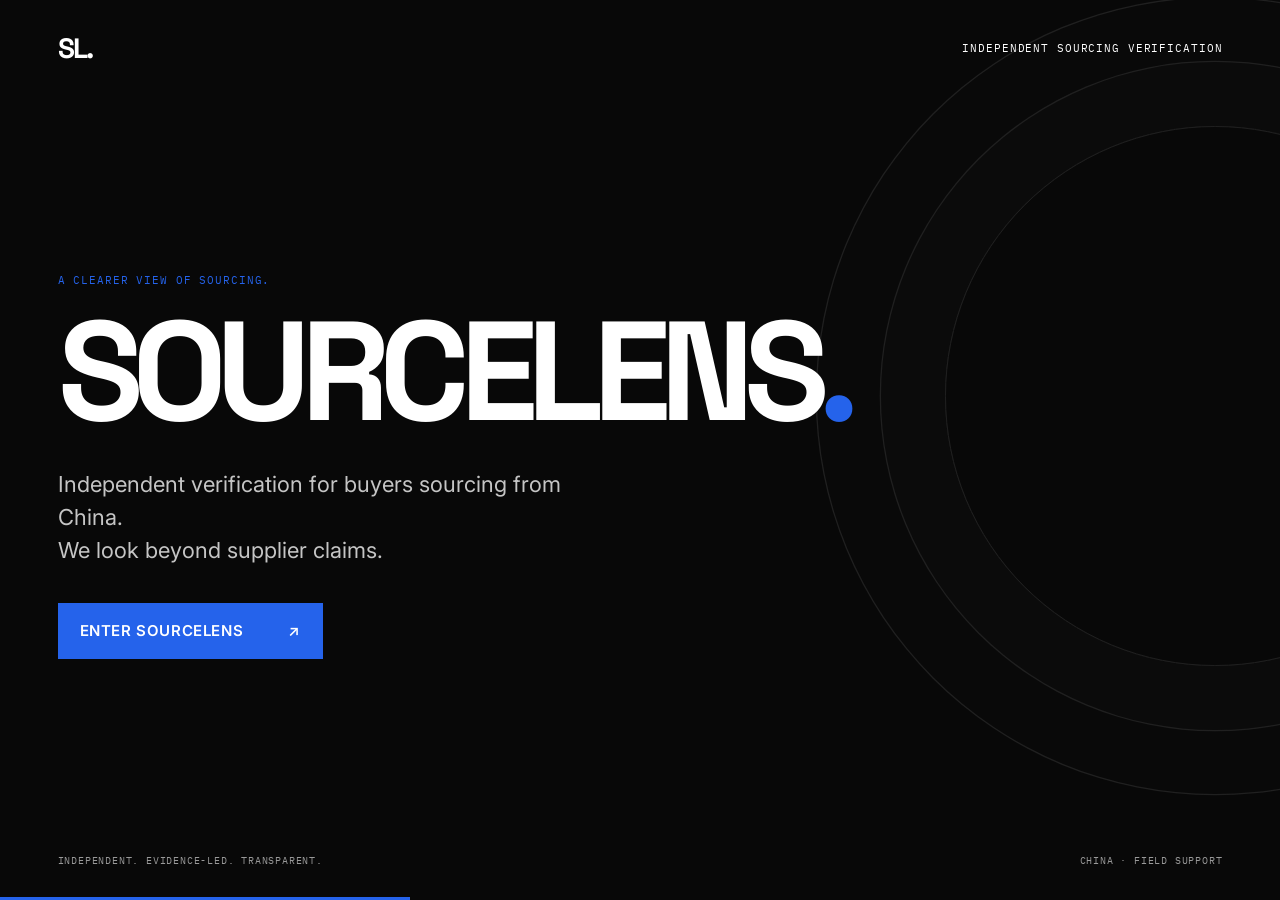
<file: 22222/index.html>
<!doctype html>
<html lang="en">
<head>
  <meta charset="UTF-8" />
  <meta name="viewport" content="width=device-width, initial-scale=1" />
  <meta name="description" content="Independent, evidence-led sourcing verification for international buyers sourcing from China." />
  <title>SourceLens — A clearer view of sourcing</title>
  <link rel="preconnect" href="https://fonts.googleapis.com">
  <link rel="preconnect" href="https://fonts.gstatic.com" crossorigin>
  <link href="https://fonts.googleapis.com/css2?family=Space+Grotesk:wght@400;500;600;700&family=Inter:wght@400;500;600;700&family=IBM+Plex+Mono:wght@400;500;600&display=swap" rel="stylesheet">
  <link rel="stylesheet" href="styles.css" />
</head>
<body>
  <div id="intro" class="intro-screen" aria-label="SourceLens welcome">
    <div class="intro-top"><span class="brand-mark">SL<span>.</span></span><span class="mono">INDEPENDENT SOURCING VERIFICATION</span></div>
    <div class="intro-main">
      <p class="mono blue-text">A CLEARER VIEW OF SOURCING.</p>
      <h1>SOURCELENS<span class="blue-text">.</span></h1>
      <p class="intro-copy">Independent verification for buyers sourcing from China.<br>We look beyond supplier claims.</p>
      <button class="enter-button" id="enter-site">ENTER SOURCELENS <span>↗</span></button>
    </div>
    <div class="intro-bottom"><span>INDEPENDENT. EVIDENCE-LED. TRANSPARENT.</span><span>CHINA · FIELD SUPPORT</span></div>
    <div class="intro-line"></div>
  </div>

  <div id="site" class="site-shell hidden">
    <header class="site-header">
      <a class="wordmark" href="#home" aria-label="SourceLens home">SOURCELENS<span>.</span></a>
      <button class="menu-toggle" id="menu-toggle" aria-label="Toggle navigation">☰</button>
      <nav id="main-nav" aria-label="Main navigation">
        <a href="#services">Services</a><a href="#process">Process</a><a href="#evidence">Evidence</a><a href="#cases">Case Files</a><a href="#about">About</a>
      </nav>
      <a class="header-cta" href="#start">Start a Check <span>↗</span></a>
    </header>
    <main id="page-content" tabindex="-1"></main>
    <footer class="site-footer">
      <div class="footer-brand"><a class="wordmark" href="#home">SOURCELENS<span>.</span></a><p>A clearer view of sourcing.</p></div>
      <div class="footer-links"><a href="#services">Services</a><a href="#process">Process</a><a href="#evidence">Evidence</a><a href="#cases">Case Files</a><a href="#about">About</a><a href="#start">Start a Check</a></div>
      <div class="footer-bottom"><span>INDEPENDENT · EVIDENCE-LED · TRANSPARENT</span><span>© SOURCELENS</span></div>
    </footer>
  </div>
  <script src="script.js"></script>
</body>
</html>
</file>
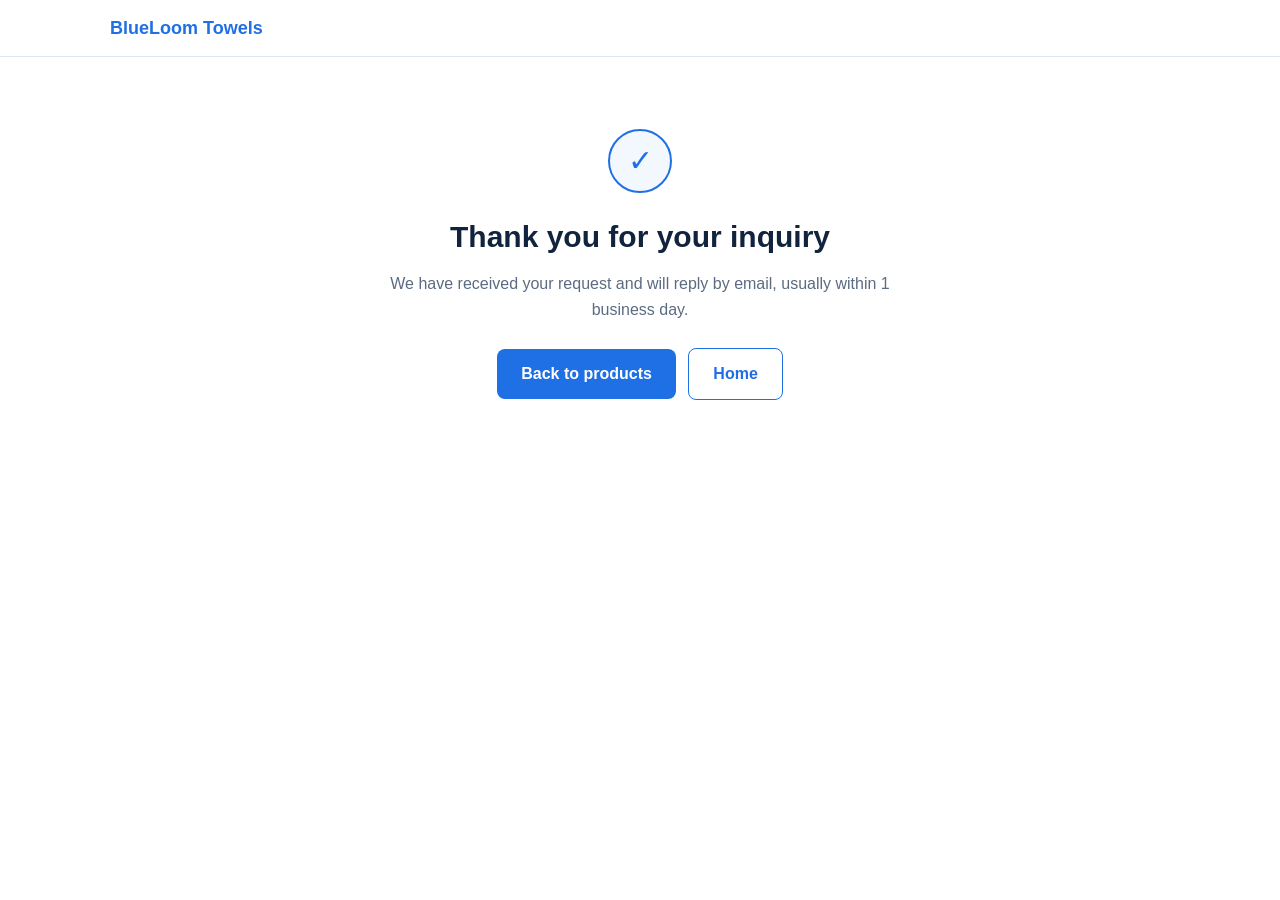
<file: inquiry-success.html>
<!DOCTYPE html>
<html lang="en">
<head>
<meta charset="utf-8">
<meta name="viewport" content="width=device-width, initial-scale=1">
<meta name="robots" content="noindex">
<title>Thank you | BlueLoom Towels</title>
<style>
:root{--bg:#ffffff;--surface:#f3f8ff;--line:#dbe7f7;--text:#12233d;--muted:#5b6b82;--blue:#1f6fe5;--blue-dark:#154fb0;--on-blue:#ffffff}
@media (prefers-color-scheme: dark){:root{--bg:#0e1726;--surface:#15213a;--line:#25365a;--text:#e8efff;--muted:#9db0cf;--blue:#4b8dff;--blue-dark:#7aa9ff;--on-blue:#0b1426}}
*{box-sizing:border-box}
body{margin:0;background:var(--bg);color:var(--text);font-family:"Inter","Helvetica Neue",Arial,sans-serif;line-height:1.6}
header{border-bottom:1px solid var(--line)}
.nav{max-width:1100px;margin:0 auto;padding:0 20px;height:56px;display:flex;align-items:center}
.logo{font-weight:700;font-size:18px;color:var(--blue);text-decoration:none}
main{max-width:560px;margin:0 auto;padding:72px 20px;text-align:center}
.ok{width:64px;height:64px;border-radius:50%;background:var(--surface);border:2px solid var(--blue);color:var(--blue);font-size:30px;display:flex;align-items:center;justify-content:center;margin:0 auto 20px}
h1{margin:0 0 10px;font-size:30px}
p{color:var(--muted);margin:0 0 26px}
.btn{display:inline-block;background:var(--blue);color:var(--on-blue);padding:12px 24px;border-radius:8px;font-weight:600;text-decoration:none;margin:0 4px 8px}
.btn:hover{background:var(--blue-dark)}
.btn.ghost{background:transparent;color:var(--blue);border:1.5px solid var(--blue)}
</style>
</head>
<body>
<header><div class="nav"><a class="logo" href="index.html">BlueLoom Towels</a></div></header>
<main>
  <div class="ok">✓</div>
  <h1>Thank you for your inquiry</h1>
  <p>We have received your request and will reply by email, usually within 1 business day.</p>
  <a class="btn" href="index.html#products">Back to products</a>
  <a class="btn ghost" href="index.html">Home</a>
</main>
</body>
</html>
</file>
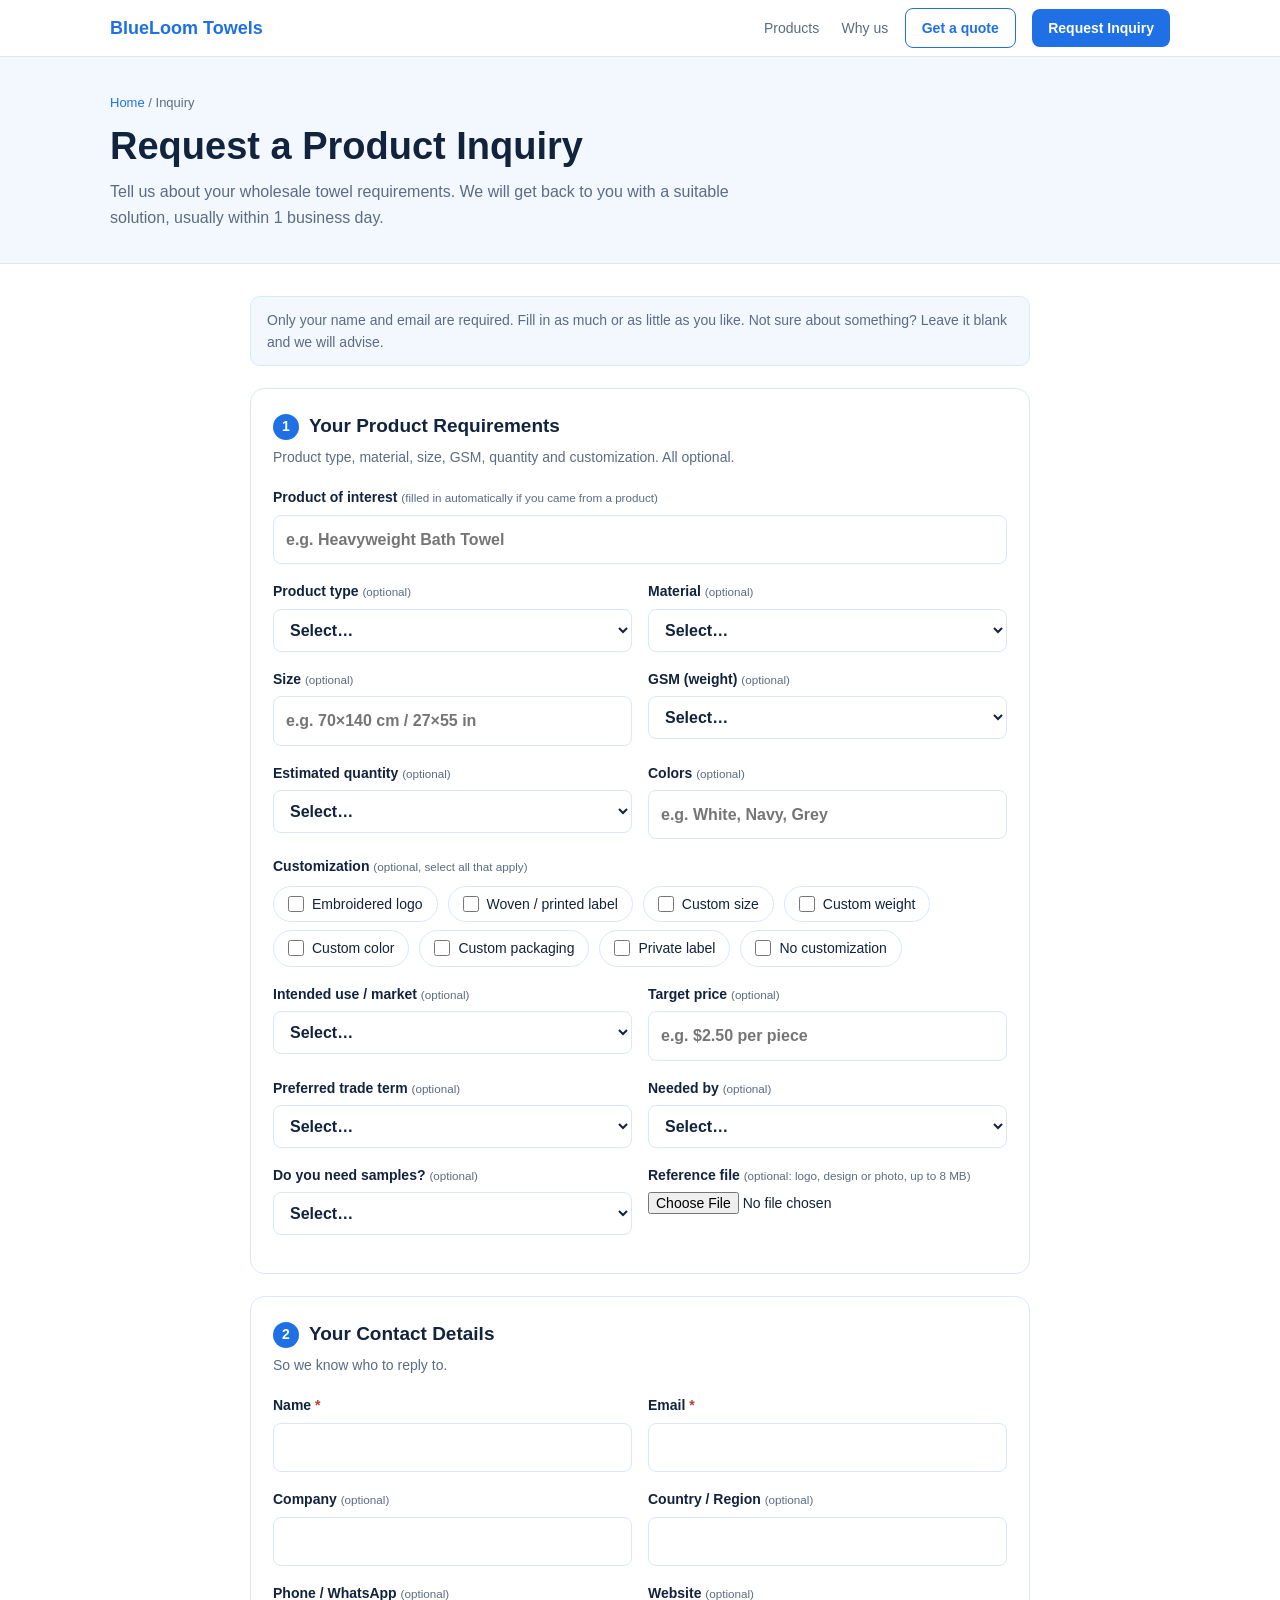
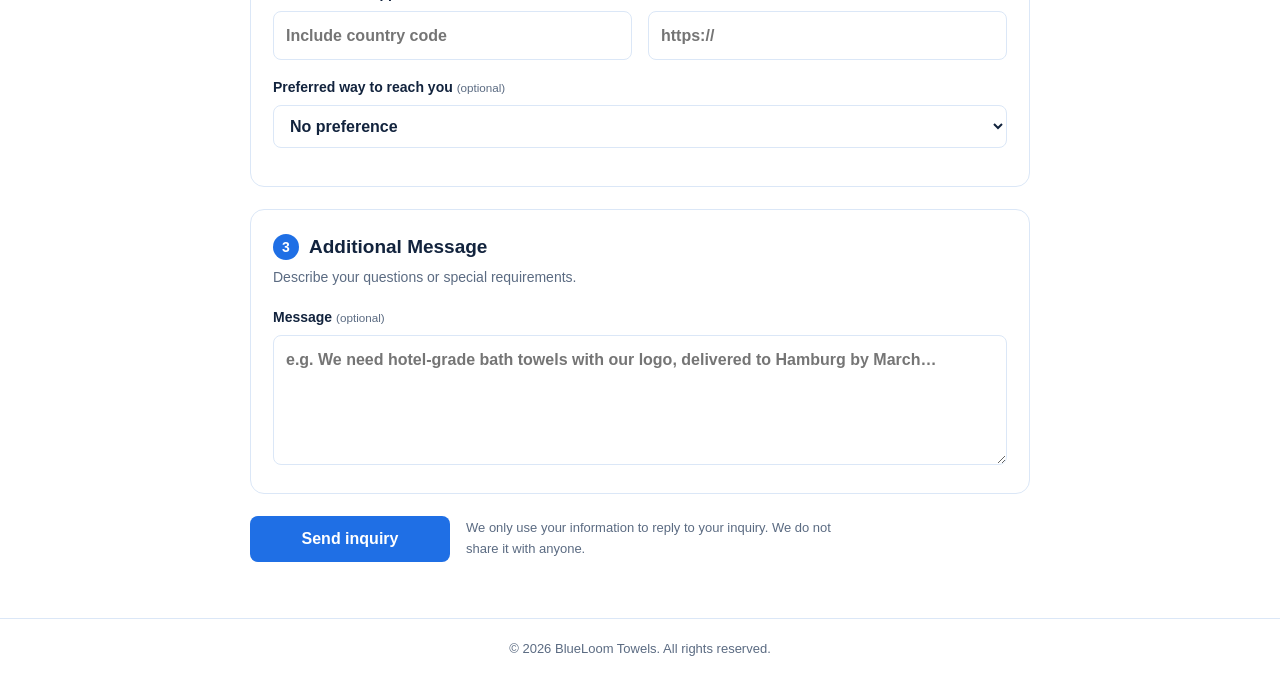
<file: inquiry.html>
<!DOCTYPE html>
<html lang="en">
<head>
<meta charset="utf-8">
<meta name="viewport" content="width=device-width, initial-scale=1">
<title>Request a Product Inquiry | BlueLoom Towels</title>
<meta name="description" content="Tell us about your wholesale towel requirements. We will get back to you with a suitable solution.">
<style>
:root{
  --bg:#ffffff; --surface:#f3f8ff; --line:#dbe7f7;
  --text:#12233d; --muted:#5b6b82;
  --blue:#1f6fe5; --blue-dark:#154fb0; --on-blue:#ffffff; --danger:#c0392b;
}
@media (prefers-color-scheme: dark){
  :root{
    --bg:#0e1726; --surface:#15213a; --line:#25365a;
    --text:#e8efff; --muted:#9db0cf;
    --blue:#4b8dff; --blue-dark:#7aa9ff; --on-blue:#0b1426; --danger:#ff8a7a;
  }
}
*{box-sizing:border-box}
body{margin:0;background:var(--bg);color:var(--text);
  font-family:"Inter","Helvetica Neue",Arial,sans-serif;line-height:1.6}
a{color:inherit;text-decoration:none}
.wrap{max-width:1100px;margin:0 auto;padding:0 20px}

header{position:sticky;top:0;z-index:20;background:var(--bg);border-bottom:1px solid var(--line)}
.nav{display:flex;align-items:center;justify-content:space-between;height:56px}
.logo{font-weight:700;font-size:18px;color:var(--blue)}
.nav a.link{margin-left:18px;font-size:14px;color:var(--muted)}
.btn{display:inline-block;background:var(--blue);color:var(--on-blue);padding:11px 22px;border-radius:8px;font-weight:600;border:0;cursor:pointer;font-size:15px;text-align:center}
.btn:hover{background:var(--blue-dark)}
.btn.ghost{background:transparent;color:var(--blue);border:1.5px solid var(--blue)}
.nav-btn{margin-left:12px;padding:8px 16px;font-size:14px}

.head{background:var(--surface);border-bottom:1px solid var(--line)}
.head .wrap{padding-top:36px;padding-bottom:32px}
.head h1{font-size:clamp(26px,5vw,38px);line-height:1.2;margin:0 0 10px}
.head p{margin:0;color:var(--muted);max-width:40em}
.crumb{font-size:13px;color:var(--muted);margin-bottom:10px}
.crumb a{color:var(--blue)}

main .wrap{max-width:820px;padding-top:32px;padding-bottom:56px}
.note{background:var(--surface);border:1px solid var(--line);border-radius:10px;padding:12px 16px;font-size:14px;color:var(--muted);margin-bottom:22px}
.panel{border:1px solid var(--line);border-radius:14px;padding:22px;margin-bottom:22px}
.panel h2{font-size:19px;margin:0 0 4px;display:flex;align-items:center;gap:10px}
.panel h2 span{background:var(--blue);color:var(--on-blue);width:26px;height:26px;border-radius:50%;font-size:14px;display:inline-flex;align-items:center;justify-content:center}
.panel .hint{margin:0 0 18px;color:var(--muted);font-size:14px}
.row{display:grid;gap:16px;grid-template-columns:1fr 1fr;margin-bottom:16px}
.row.one{grid-template-columns:1fr}
label.f{display:block;font-size:14px;font-weight:600}
label.f small{font-weight:400;color:var(--muted)}
.req{color:var(--danger)}
input[type=text],input[type=email],input[type=tel],input[type=url],select,textarea{
  width:100%;margin-top:6px;padding:11px 12px;font:inherit;font-size:16px;color:var(--text);
  background:var(--bg);border:1px solid var(--line);border-radius:8px}
input:focus,select:focus,textarea:focus{outline:2px solid var(--blue);outline-offset:0;border-color:var(--blue)}
textarea{min-height:130px;resize:vertical}
input[type=file]{margin-top:6px;font-size:14px;max-width:100%}
fieldset{border:0;padding:0;margin:0 0 16px}
legend{font-size:14px;font-weight:600;padding:0;margin-bottom:8px}
.checks{display:flex;flex-wrap:wrap;gap:8px 10px}
.checks label{display:flex;align-items:center;gap:8px;border:1px solid var(--line);border-radius:999px;padding:6px 14px;font-size:14px;cursor:pointer}
.checks input{accent-color:var(--blue);width:16px;height:16px;margin:0}
.submit{display:flex;align-items:center;gap:16px;flex-wrap:wrap}
.submit .btn{min-width:200px;padding:14px 26px;font-size:16px}
.submit p{margin:0;font-size:13px;color:var(--muted);max-width:30em}
footer{padding:20px 0;text-align:center;color:var(--muted);font-size:13px;border-top:1px solid var(--line)}

@media(max-width:720px){
  .nav a.link,.nav .hide-sm{display:none}
  .row{grid-template-columns:1fr}
  .panel{padding:18px}
}
</style>
</head>
<body>

<header>
  <div class="wrap nav">
    <a class="logo" href="index.html">BlueLoom Towels</a>
    <nav>
      <a class="link" href="index.html#products">Products</a>
      <a class="link" href="index.html#why">Why us</a>
      <a class="btn ghost nav-btn hide-sm" href="index.html#contact">Get a quote</a>
      <a class="btn nav-btn" href="inquiry.html">Request Inquiry</a>
    </nav>
  </div>
</header>

<div class="head">
  <div class="wrap">
    <div class="crumb"><a href="index.html">Home</a> / Inquiry</div>
    <h1>Request a Product Inquiry</h1>
    <p>Tell us about your wholesale towel requirements. We will get back to you with a suitable solution, usually within 1 business day.</p>
  </div>
</div>

<main>
  <div class="wrap">
    <div class="note">Only your name and email are required. Fill in as much or as little as you like. Not sure about something? Leave it blank and we will advise.</div>

    <form name="inquiry" method="POST" action="/inquiry-success.html" enctype="multipart/form-data"
          data-netlify="true" netlify-honeypot="bot-field" id="inquiryForm">
      <input type="hidden" name="form-name" value="inquiry">
      <input type="hidden" name="subject" value="New wholesale inquiry from BlueLoom Towels website">
      <p hidden><label>Do not fill this out: <input name="bot-field"></label></p>

      <!-- 1. Product requirements -->
      <div class="panel">
        <h2><span>1</span> Your Product Requirements</h2>
        <p class="hint">Product type, material, size, GSM, quantity and customization. All optional.</p>

        <div class="row one">
          <label class="f">Product of interest <small>(filled in automatically if you came from a product)</small>
            <input type="text" name="product_of_interest" id="productField" placeholder="e.g. Heavyweight Bath Towel">
          </label>
        </div>

        <div class="row">
          <label class="f">Product type <small>(optional)</small>
            <select name="product_type">
              <option value="">Select…</option>
              <option>Bath Towels</option>
              <option>Hand Towels</option>
              <option>Face Towels</option>
              <option>Washcloths</option>
              <option>Beach Towels</option>
              <option>Salon Towels</option>
              <option>Kitchen Towels</option>
              <option>Mixed / Multiple types</option>
              <option>Other</option>
            </select>
          </label>
          <label class="f">Material <small>(optional)</small>
            <select name="material">
              <option value="">Select…</option>
              <option>100% Cotton</option>
              <option>Combed Cotton</option>
              <option>Egyptian / Turkish Cotton</option>
              <option>Bamboo Fiber</option>
              <option>Microfiber</option>
              <option>Cotton-Polyester Blend</option>
              <option>Not sure, please advise</option>
            </select>
          </label>
        </div>

        <div class="row">
          <label class="f">Size <small>(optional)</small>
            <input type="text" name="size" placeholder="e.g. 70×140 cm / 27×55 in">
          </label>
          <label class="f">GSM (weight) <small>(optional)</small>
            <select name="gsm">
              <option value="">Select…</option>
              <option>Under 300 GSM</option>
              <option>300–400 GSM</option>
              <option>400–500 GSM</option>
              <option>500–600 GSM</option>
              <option>600+ GSM</option>
              <option>Not sure, please advise</option>
            </select>
          </label>
        </div>

        <div class="row">
          <label class="f">Estimated quantity <small>(optional)</small>
            <select name="quantity">
              <option value="">Select…</option>
              <option>100–500 pieces</option>
              <option>500–1,000 pieces</option>
              <option>1,000–5,000 pieces</option>
              <option>5,000–20,000 pieces</option>
              <option>20,000+ pieces</option>
              <option>Trial order / samples first</option>
            </select>
          </label>
          <label class="f">Colors <small>(optional)</small>
            <input type="text" name="colors" placeholder="e.g. White, Navy, Grey">
          </label>
        </div>

        <fieldset>
          <legend>Customization <small style="font-weight:400;color:var(--muted)">(optional, select all that apply)</small></legend>
          <div class="checks">
            <label><input type="checkbox" name="customization" value="Embroidered logo"> Embroidered logo</label>
            <label><input type="checkbox" name="customization" value="Woven / printed label"> Woven / printed label</label>
            <label><input type="checkbox" name="customization" value="Custom size"> Custom size</label>
            <label><input type="checkbox" name="customization" value="Custom weight"> Custom weight</label>
            <label><input type="checkbox" name="customization" value="Custom color"> Custom color</label>
            <label><input type="checkbox" name="customization" value="Custom packaging"> Custom packaging</label>
            <label><input type="checkbox" name="customization" value="Private label"> Private label</label>
            <label><input type="checkbox" name="customization" value="Standard product, no customization"> No customization</label>
          </div>
        </fieldset>

        <div class="row">
          <label class="f">Intended use / market <small>(optional)</small>
            <select name="intended_use">
              <option value="">Select…</option>
              <option>Hotel / Hospitality</option>
              <option>Salon / Spa</option>
              <option>Gym / Sports</option>
              <option>Retail store</option>
              <option>E-commerce / Amazon seller</option>
              <option>Distributor / Wholesaler</option>
              <option>Promotional / Gifts</option>
              <option>Other</option>
            </select>
          </label>
          <label class="f">Target price <small>(optional)</small>
            <input type="text" name="target_price" placeholder="e.g. $2.50 per piece">
          </label>
        </div>

        <div class="row">
          <label class="f">Preferred trade term <small>(optional)</small>
            <select name="trade_term">
              <option value="">Select…</option>
              <option>FOB</option>
              <option>CIF</option>
              <option>EXW</option>
              <option>DDP (door to door)</option>
              <option>Not sure, please advise</option>
            </select>
          </label>
          <label class="f">Needed by <small>(optional)</small>
            <select name="delivery_time">
              <option value="">Select…</option>
              <option>As soon as possible</option>
              <option>Within 1 month</option>
              <option>1–3 months</option>
              <option>Flexible</option>
            </select>
          </label>
        </div>

        <div class="row">
          <label class="f">Do you need samples? <small>(optional)</small>
            <select name="samples">
              <option value="">Select…</option>
              <option>Yes, please send samples</option>
              <option>Not yet, quote first</option>
              <option>No</option>
            </select>
          </label>
          <label class="f">Reference file <small>(optional: logo, design or photo, up to 8 MB)</small>
            <input type="file" name="reference_file" accept="image/*,.pdf,.ai,.eps,.zip">
          </label>
        </div>
      </div>

      <!-- 2. Contact details -->
      <div class="panel">
        <h2><span>2</span> Your Contact Details</h2>
        <p class="hint">So we know who to reply to.</p>

        <div class="row">
          <label class="f">Name <span class="req">*</span>
            <input type="text" name="name" required autocomplete="name">
          </label>
          <label class="f">Email <span class="req">*</span>
            <input type="email" name="email" required autocomplete="email">
          </label>
        </div>
        <div class="row">
          <label class="f">Company <small>(optional)</small>
            <input type="text" name="company" autocomplete="organization">
          </label>
          <label class="f">Country / Region <small>(optional)</small>
            <input type="text" name="country" autocomplete="country-name">
          </label>
        </div>
        <div class="row">
          <label class="f">Phone / WhatsApp <small>(optional)</small>
            <input type="tel" name="phone" autocomplete="tel" placeholder="Include country code">
          </label>
          <label class="f">Website <small>(optional)</small>
            <input type="url" name="website" placeholder="https://">
          </label>
        </div>
        <div class="row one">
          <label class="f">Preferred way to reach you <small>(optional)</small>
            <select name="preferred_contact">
              <option value="">No preference</option>
              <option>Email</option>
              <option>WhatsApp</option>
              <option>Phone call</option>
            </select>
          </label>
        </div>
      </div>

      <!-- 3. Message -->
      <div class="panel">
        <h2><span>3</span> Additional Message</h2>
        <p class="hint">Describe your questions or special requirements.</p>
        <label class="f" style="display:block">Message <small>(optional)</small>
          <textarea name="message" placeholder="e.g. We need hotel-grade bath towels with our logo, delivered to Hamburg by March…"></textarea>
        </label>
      </div>

      <div class="submit">
        <button class="btn" type="submit" id="sendBtn">Send inquiry</button>
        <p>We only use your information to reply to your inquiry. We do not share it with anyone.</p>
      </div>
    </form>
  </div>
</main>

<footer>© 2026 BlueLoom Towels. All rights reserved.</footer>

<script>
/* Pre-fill the product when the visitor arrives from a product card:
   inquiry.html?product=Heavyweight%20Bath%20Towel */
(function(){
  try{
    var p = new URLSearchParams(location.search).get("product");
    if(p) document.getElementById("productField").value = p;
  }catch(e){}
  document.getElementById("inquiryForm").addEventListener("submit", function(){
    var b = document.getElementById("sendBtn");
    b.disabled = true; b.textContent = "Sending…";
  });
})();
</script>
</body>
</html>
</file>
<file: 22222/styles.css>
:root{--blue:#2563eb;--ink:#111;--paper:#fff;--soft:#f2f2f0;--muted:#666;--line:#d9d9d6;--heading:'Space Grotesk',sans-serif;--body:'Inter',sans-serif;--mono:'IBM Plex Mono',monospace}*{box-sizing:border-box}html{scroll-behavior:smooth}body{margin:0;background:var(--paper);color:var(--ink);font-family:var(--body);font-size:15px;line-height:1.65}a{color:inherit;text-decoration:none}button{font:inherit;cursor:pointer}.hidden{display:none!important}.mono,.eyebrow,.case-id,.status,.footer-bottom,.intro-bottom,.intro-top .mono{font-family:var(--mono);font-size:11px;letter-spacing:.08em}.blue-text,.wordmark span{color:var(--blue)}.intro-screen{height:100svh;min-height:600px;background:#080808;color:#fff;padding:30px 4.5vw;display:flex;flex-direction:column;justify-content:space-between;position:relative;overflow:hidden}.intro-screen:before{content:"";position:absolute;width:42vw;height:42vw;border:1px solid #202020;border-radius:50%;right:-16vw;top:14vh;box-shadow:0 0 0 5vw #0b0b0b,0 0 0 5.1vw #202020,0 0 0 10vw #090909,0 0 0 10.1vw #202020;pointer-events:none}.intro-top,.intro-bottom{display:flex;justify-content:space-between;align-items:center;gap:20px;position:relative;z-index:1}.brand-mark{font:700 28px var(--heading);letter-spacing:-.06em}.intro-main{position:relative;z-index:1;max-width:900px;margin:auto 0;padding:8vh 0}.intro-main h1{font:700 clamp(58px,11vw,150px)/.94 var(--heading);letter-spacing:-.075em;margin:16px 0 30px}.intro-copy{font-size:clamp(16px,2vw,22px);color:#c5c5c5;max-width:530px;line-height:1.5}.enter-button{margin-top:36px;border:0;background:var(--blue);color:white;padding:16px 22px;font-weight:600;letter-spacing:.04em;display:flex;gap:45px;align-items:center;transition:.25s}.enter-button:hover{background:#174fc4;transform:translateY(-2px)}.intro-bottom{color:#999;font-size:10px}.intro-line{position:absolute;left:0;bottom:0;height:3px;background:var(--blue);width:32%;animation:linegrow 1.2s ease}@keyframes linegrow{from{width:0}to{width:32%}}
.site-shell{min-height:100vh}.site-header{height:82px;padding:0 5vw;display:flex;align-items:center;justify-content:space-between;border-bottom:1px solid var(--line);position:sticky;top:0;background:rgba(255,255,255,.95);backdrop-filter:blur(12px);z-index:20}.wordmark{font:700 22px var(--heading);letter-spacing:-.055em}.site-header nav{display:flex;gap:30px;font-size:13px;color:#333}.site-header nav a,.footer-links a{transition:color .2s}.site-header nav a:hover,.footer-links a:hover{color:var(--blue)}.header-cta{font-size:13px;font-weight:600;background:var(--blue);color:#fff;padding:12px 17px}.header-cta span{margin-left:20px}.menu-toggle{display:none;border:0;background:none;font-size:24px}.page{max-width:1440px;margin:auto;padding:0 5vw}.hero{padding:100px 0 80px;display:grid;grid-template-columns:1.05fr .95fr;gap:7vw;align-items:center}.eyebrow{color:var(--blue);text-transform:uppercase}.hero h1{font:600 clamp(48px,6.5vw,92px)/1.02 var(--heading);letter-spacing:-.065em;margin:22px 0 25px;max-width:800px}.hero p{color:var(--muted);font-size:17px;max-width:540px}.actions{display:flex;gap:12px;margin-top:32px;flex-wrap:wrap}.button-primary,.button-secondary{display:inline-flex;align-items:center;gap:30px;padding:14px 18px;font-weight:600;font-size:13px;border:1px solid var(--ink)}
.button-primary{background:var(--blue);border:1px solid var(--blue);color:white}.button-primary:hover{background:#174fc4}.button-secondary{background:white;border:1px solid var(--ink)}.button-secondary:hover{border-color:var(--blue);color:var(--blue)}.hero-visual{min-height:450px;background:#111;position:relative;overflow:hidden;color:white}.visual-caption{position:absolute;left:24px;bottom:20px;font:11px var(--mono);letter-spacing:.1em;z-index:2}.hero-visual img{width:100%;height:100%;min-height:450px;object-fit:cover;opacity:.8}.visual-overlay{position:absolute;inset:0;background:linear-gradient(135deg,rgba(8,8,8,.15),rgba(8,8,8,.7))}.visual-grid{position:absolute;inset:0;background-image:linear-gradient(rgba(255,255,255,.08) 1px,transparent 1px),linear-gradient(90deg,rgba(255,255,255,.08) 1px,transparent 1px);background-size:50px 50px;mix-blend-mode:screen}.hero-visual .visual-index{position:absolute;right:24px;top:20px;font:11px var(--mono);color:#ddd}.section{padding:85px 0;border-top:1px solid var(--line)}.section-heading{display:grid;grid-template-columns:1fr 1fr;gap:5vw;margin-bottom:44px}.section-heading h2{font:500 clamp(34px,4.3vw,58px)/1.12 var(--heading);letter-spacing:-.055em;margin:0;max-width:700px}.section-heading p{color:var(--muted);max-width:500px;margin:8px 0}.four-points{display:grid;grid-template-columns:repeat(4,1fr);border-top:1px solid var(--line);border-bottom:1px solid var(--line)}.point{padding:24px 20px 24px 0;border-right:1px solid var(--line)}.point:last-child{border-right:0}.point .mono{color:var(--blue)}.point strong{display:block;font:500 19px var(--heading);margin-top:10px}.principles{display:grid;grid-template-columns:repeat(4,1fr);gap:18px}.principle{padding:22px 0;border-top:2px solid var(--ink)}.principle h3{font:500 22px var(--heading);margin:12px 0}.principle p{color:var(--muted);font-size:14px;max-width:250px}.explore-grid,.service-grid,.case-grid{display:grid;grid-template-columns:repeat(2,1fr);gap:16px}.explore-card,.service-card,.case-card{border:1px solid var(--line);padding:26px;min-height:230px;display:flex;flex-direction:column;position:relative;transition:transform .25s,border-color .25s;overflow:hidden}.explore-card:hover,.service-card:hover,.case-card:hover{transform:translateY(-3px);border-color:var(--blue)}.explore-card .mono,.service-card .mono{color:var(--blue)}.explore-card h3,.service-card h3,.case-card h3{font:500 28px var(--heading);letter-spacing:-.03em;margin:15px 0 8px}.explore-card p,.service-card p,.case-card p{color:var(--muted);max-width:480px}.card-arrow{margin-top:auto;align-self:flex-end;color:var(--blue);font-size:22px}.closing-cta{background:var(--ink);color:white;padding:60px 6vw;margin:30px 0 80px;display:flex;align-items:center;justify-content:space-between;gap:30px}.closing-cta h2{font:500 clamp(30px,4vw,52px) var(--heading);letter-spacing:-.05em;margin:0}.closing-cta p{color:#b9b9b9;margin:8px 0 0}.closing-cta .button-primary{white-space:nowrap}.site-footer{background:#111;color:white;padding:55px 5vw 22px}.footer-brand p{color:#aaa;margin:5px 0 0}.footer-links{display:flex;gap:24px;flex-wrap:wrap;margin:45px 0 30px;font-size:13px}.footer-bottom{border-top:1px solid #333;padding-top:18px;display:flex;justify-content:space-between;color:#888;font-size:10px}.page-hero{padding:90px 0 60px;border-bottom:1px solid var(--line)}.page-hero h1{font:600 clamp(48px,7vw,88px)/1.02 var(--heading);letter-spacing:-.07em;max-width:1000px;margin:20px 0}.page-hero p{font-size:17px;color:var(--muted);max-width:650px}.service-card{min-height:270px}.service-card h3{font-size:32px}.detail-layout{display:grid;grid-template-columns:250px 1fr;gap:6vw}.detail-aside{position:sticky;top:120px;align-self:start}.detail-aside .mono{color:var(--blue)}.detail-aside h2{font:500 30px var(--heading);letter-spacing:-.04em}.detail-content h3{font:500 25px var(--heading);margin:0 0 14px}.detail-content p,.detail-content li{color:var(--muted)}.detail-content section{padding:0 0 35px;margin-bottom:35px;border-bottom:1px solid var(--line)}.detail-content ul{padding-left:20px}.steps{display:grid;grid-template-columns:repeat(4,1fr);gap:16px}.step{border-top:2px solid var(--ink);padding:22px 10px 20px 0}.step .step-number{font:12px var(--mono);color:var(--blue}.step h3{font:500 22px var(--heading);margin:12px 0}.step p{font-size:14px;color:var(--muted)}.report-preview{background:var(--soft);padding:30px;display:grid;grid-template-columns:1fr 1fr;gap:20px}.report-preview h3{font:500 28px var(--heading);margin:0 0 15px}.report-row{display:flex;justify-content:space-between;gap:12px;border-bottom:1px solid #ccc;padding:10px 0;font-size:13px}.report-row span:first-child{color:var(--muted)}.report-row span:last-child{font-family:var(--mono);font-size:11px}.case-card{min-height:300px;background:linear-gradient(150deg,#f4f4f1,#fff)}.case-id{color:var(--blue)}.case-card .category{font:11px var(--mono);color:var(--muted);margin-top:12px}.case-card h3{max-width:440px}.case-card .read-link{font-size:13px;font-weight:600;color:var(--blue);margin-top:auto}.case-body{max-width:760px}.case-body h2{font:500 34px var(--heading);letter-spacing:-.04em;margin-top:50px}.case-body p{color:var(--muted)}.about-grid{display:grid;grid-template-columns:1fr 1fr;gap:5vw}.about-grid h2{font:500 36px var(--heading);letter-spacing:-.05em;margin:0}.about-grid p{color:var(--muted)}.contact-form{max-width:860px;display:grid;grid-template-columns:1fr 1fr;gap:18px}.field{display:flex;flex-direction:column;gap:7px}.field.full{grid-column:1/-1}.field label{font:11px var(--mono);text-transform:uppercase;letter-spacing:.06em}.field input,.field textarea,.field select{border:1px solid var(--line);background:white;padding:13px;font:14px var(--body);outline:none}.field input:focus,.field textarea:focus,.field select:focus{border-color:var(--blue)}.field textarea{min-height:130px;resize:vertical}.form-note{font-size:12px;color:var(--muted);grid-column:1/-1}.success-message{display:none;padding:18px;background:var(--soft);border-left:3px solid var(--blue);margin-top:20px}.success-message.show{display:block}.faq{max-width:760px}.faq details{border-top:1px solid var(--line);padding:20px 0}.faq summary{cursor:pointer;font:500 18px var(--heading)}.faq details p{color:var(--muted)}
@media(max-width:900px){.site-header{height:72px}.site-header nav{gap:16px}.hero{grid-template-columns:1fr;gap:35px;padding:70px 0}.hero-visual{min-height:350px}.hero-visual img{min-height:350px}.principles{grid-template-columns:repeat(2,1fr)}.section-heading{grid-template-columns:1fr;gap:15px}.steps{grid-template-columns:repeat(2,1fr)}.detail-layout{grid-template-columns:1fr}.detail-aside{position:static}.report-preview{grid-template-columns:1fr}.closing-cta{flex-direction:column;align-items:flex-start}}
@media(max-width:640px){.intro-screen{padding:24px}.intro-top .mono{max-width:180px;text-align:right}.intro-bottom{font-size:9px;align-items:flex-start}.site-header{padding:0 5vw}.menu-toggle{display:block;order:3}.header-cta{font-size:11px;padding:10px 12px}.header-cta span{margin-left:8px}.site-header nav{display:none;position:absolute;top:72px;left:0;right:0;background:white;border-bottom:1px solid var(--line);padding:18px 5vw;flex-direction:column;gap:18px}.site-header nav.open{display:flex}.page{padding:0 5vw}.hero{padding:58px 0}.hero h1{font-size:54px}.hero-visual,.hero-visual img{min-height:280px}.section{padding:55px 0}.four-points{grid-template-columns:repeat(2,1fr)}.point{padding:20px 12px 20px 0;border-bottom:1px solid var(--line)}.point:nth-child(2){border-right:0;padding-left:12px}.point:nth-child(4){border-right:0;padding-left:12px}.principles{grid-template-columns:1fr 1fr;gap:12px}.explore-grid,.service-grid,.case-grid{grid-template-columns:1fr}.explore-card,.service-card,.case-card{min-height:210px;padding:22px}.page-hero{padding:60px 0 45px}.page-hero h1{font-size:54px}.steps{grid-template-columns:1fr}.closing-cta{padding:40px 25px;margin:10px 0 50px}.footer-links{gap:15px 20px;margin:30px 0}.footer-bottom{flex-direction:column;gap:8px}.contact-form{grid-template-columns:1fr}.field.full{grid-column:auto}.about-grid{grid-template-columns:1fr}.report-preview{padding:20px}}
</file>
